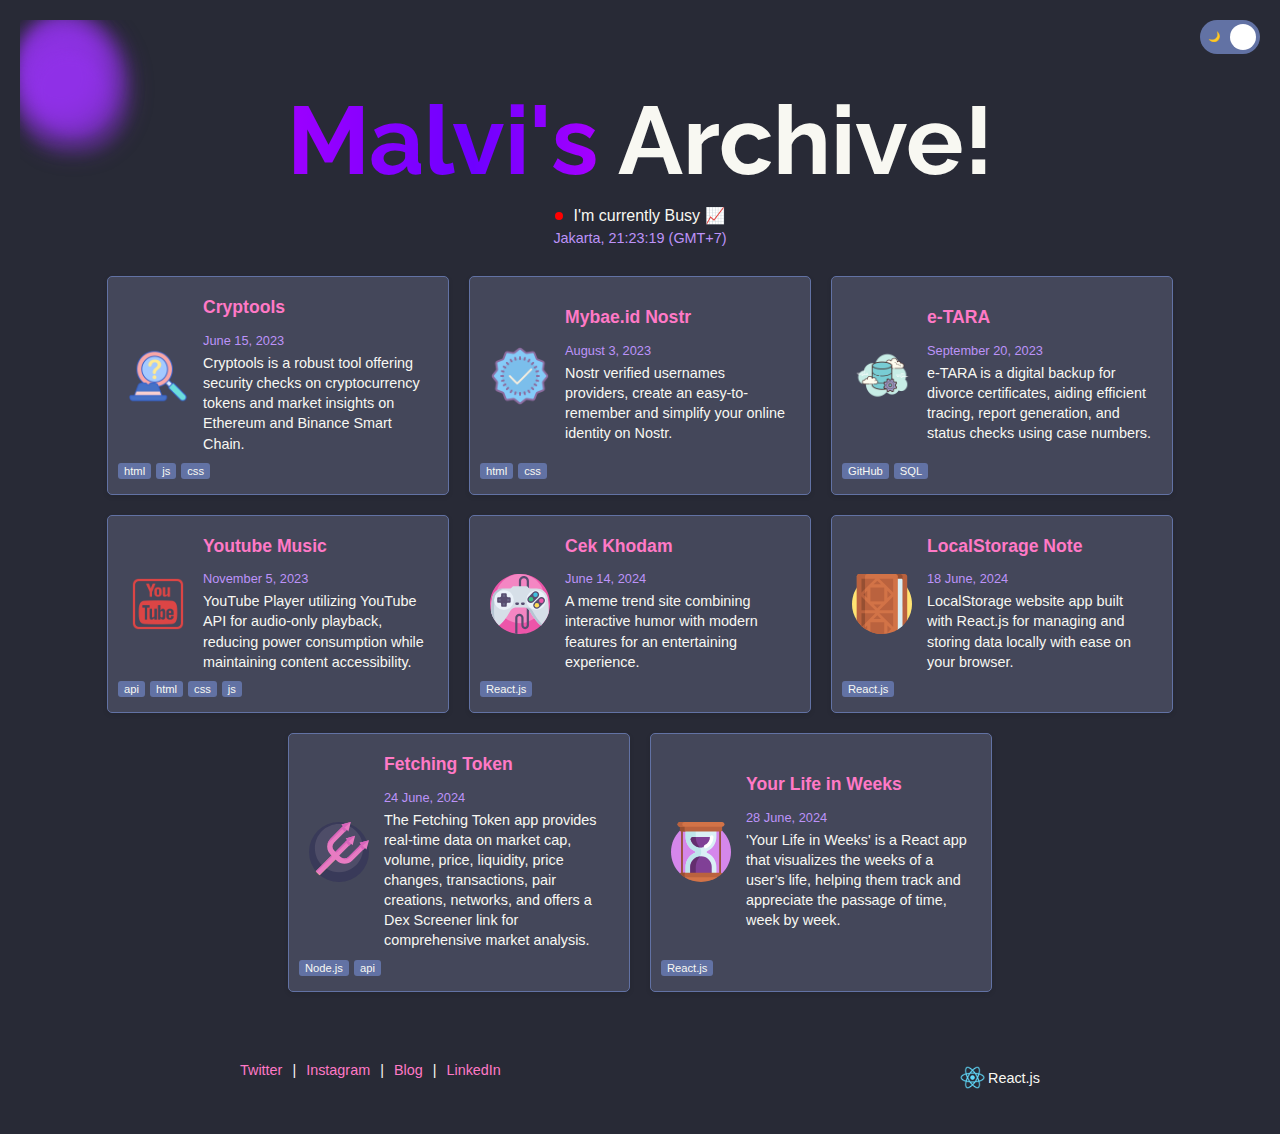
<file: index.html>
<!doctype html><html lang="en"><head><meta charset="utf-8"/><link rel="icon" href="/favicon.ico"/><meta name="viewport" content="width=device-width,initial-scale=1"/><meta name="theme-color" content="#000000"/><meta name="description" content="Web site created using create-react-app"/><link rel="apple-touch-icon" href="/logo192.png"/><link rel="manifest" href="/manifest.json"/><title>Malvi's Archive</title><script defer="defer" src="/static/js/main.d2130475.js"></script><link href="/static/css/main.fe28ed8f.css" rel="stylesheet"></head><body><noscript>You need to enable JavaScript to run this app.</noscript><div id="root"></div></body></html>
</file>
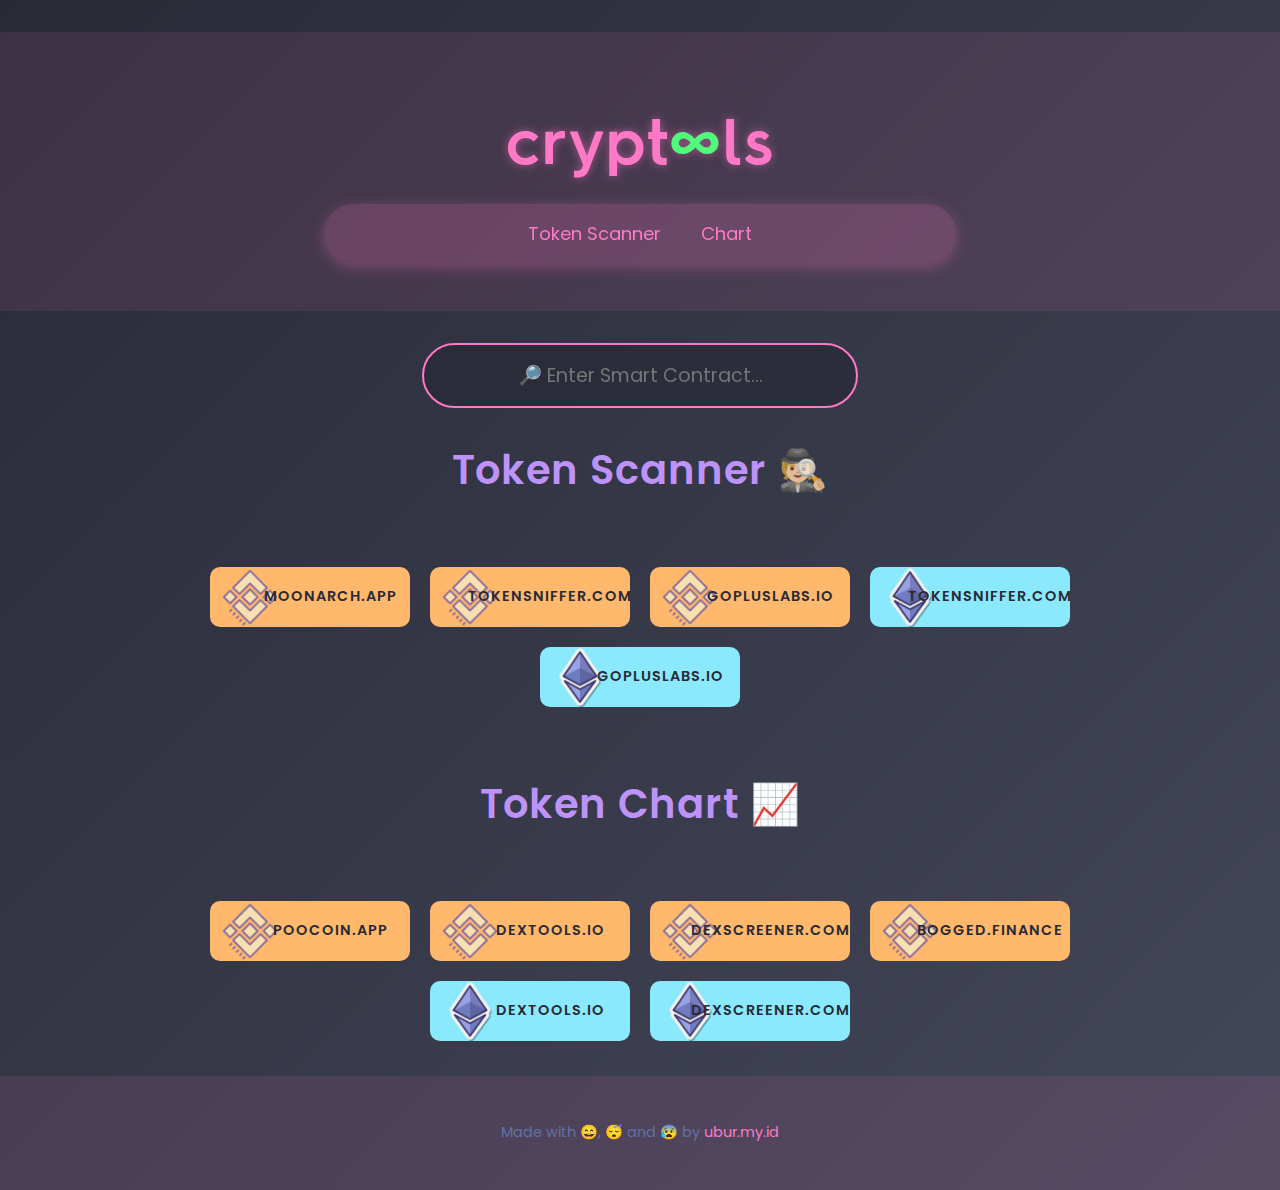
<file: cryptools/index.html>
<!DOCTYPE html>
<html lang="en">
  <head>
    <!-- Google tag (gtag.js) -->
    <script async src="https://www.googletagmanager.com/gtag/js?id=G-8E9XFQVFXX"></script>
    <script>
      window.dataLayer = window.dataLayer || [];
      function gtag(){dataLayer.push(arguments);}
      gtag('js', new Date());
      
      gtag('config', 'G-8E9XFQVFXX');
    </script>
    <meta charset="UTF-8">
    <title>CRYPTOOLS</title>
    <meta name="description" content="CRYPTOOLS is a tool for performing security checks on cryptocurrency tokens. Check the security of your token by entering its address.">
    <meta name="keywords" content="crypto security check, token crypto check, cryptocurrency, token, security, check">
    <meta name="author" content="coolskyz">
    <meta name="viewport" content="width=device-width, initial-scale=1.0">
    <link rel="stylesheet" type="text/css" href="style.css">
  </head>
  <body>
    <header>
      <h1>crypt<span class="infinity">∞</span>ls</h1>
      <nav>
        <ul>
          <li><a href="#token_scanner" class="nav-link">Token Scanner</a></li>
          <li><a href="#token_chart" class="nav-link">Chart</a></li>
        </ul>
      </nav>
    </header>
    <input type="text" name="token_address" id="token_address" required placeholder="🔎 Enter Smart Contract...">
    <h3 id="token_scanner" class="section-title">Token Scanner 🕵🏼</h3>
    <!-- Flex Container -->
    <div id="container-scanner">
      <div class="button" id="button-bsc" onclick="redirectTo('https://moonarch.app/token/')">
        <a href="#">moonarch.app</a>
      </div>
      <div class="button" id="button-bsc" onclick="redirectTo('https://tokensniffer.com/token/bsc/')">
        <a href="#">tokensniffer.com</a>
      </div>
      <div class="button" id="button-bsc" onclick="redirectTo('https://gopluslabs.io/token-security/56/')">
        <a href="#">Gopluslabs.io</a>
      </div>
      <div class="button" id="button-eth" onclick="redirectTo('https://tokensniffer.com/token/eth/')">
        <a href="#">tokensniffer.com</a>
      </div>
      <div class="button" id="button-eth" onclick="redirectTo('https://gopluslabs.io/token-security/1/')">
        <a href="#">gopluslabs.io</a>
      </div>
    </div>
    <h3 id="token_chart" class="section-title">Token Chart 📈</h3>
    <div id="container-chart">
      <div class="button" id="button-bsc" onclick="redirectTo('https://poocoin.app/tokens/')">
        <a href="#">poocoin.app</a>
      </div>
      <div class="button" id="button-bsc" onclick="redirectTo('https://www.dextools.io/app/en/bnb/pair-explorer/')">
        <a href="#">dextools.io</a>
      </div>
      <div class="button" id="button-bsc" onclick="redirectTo('https://dexscreener.com/bsc/')">
        <a href="#">dexscreener.com</a>
      </div>
      <div class="button" id="button-bsc" onclick="redirectTo('https://charts.bogged.finance/?c=bsc&t=')">
        <a href="#">bogged.finance</a>
      </div>
      <div class="button" id="button-eth" onclick="redirectTo('https://www.dextools.io/app/en/ether/pair-explorer/')">
        <a href="#">dextools.io</a>
      </div>
      <div class="button" id="button-eth" onclick="redirectTo('https://dexscreener.com/eth/')">
        <a href="#">dexscreener.com</a>
      </div>
    </div>
    <footer>
      <p>Made with 😄, 😴 and 😰 by <a href="https://www.ubur.my.id">ubur.my.id</a></p>
    </footer>
    <script src="cry-script.js"></script>
  </body>
</html>
</file>
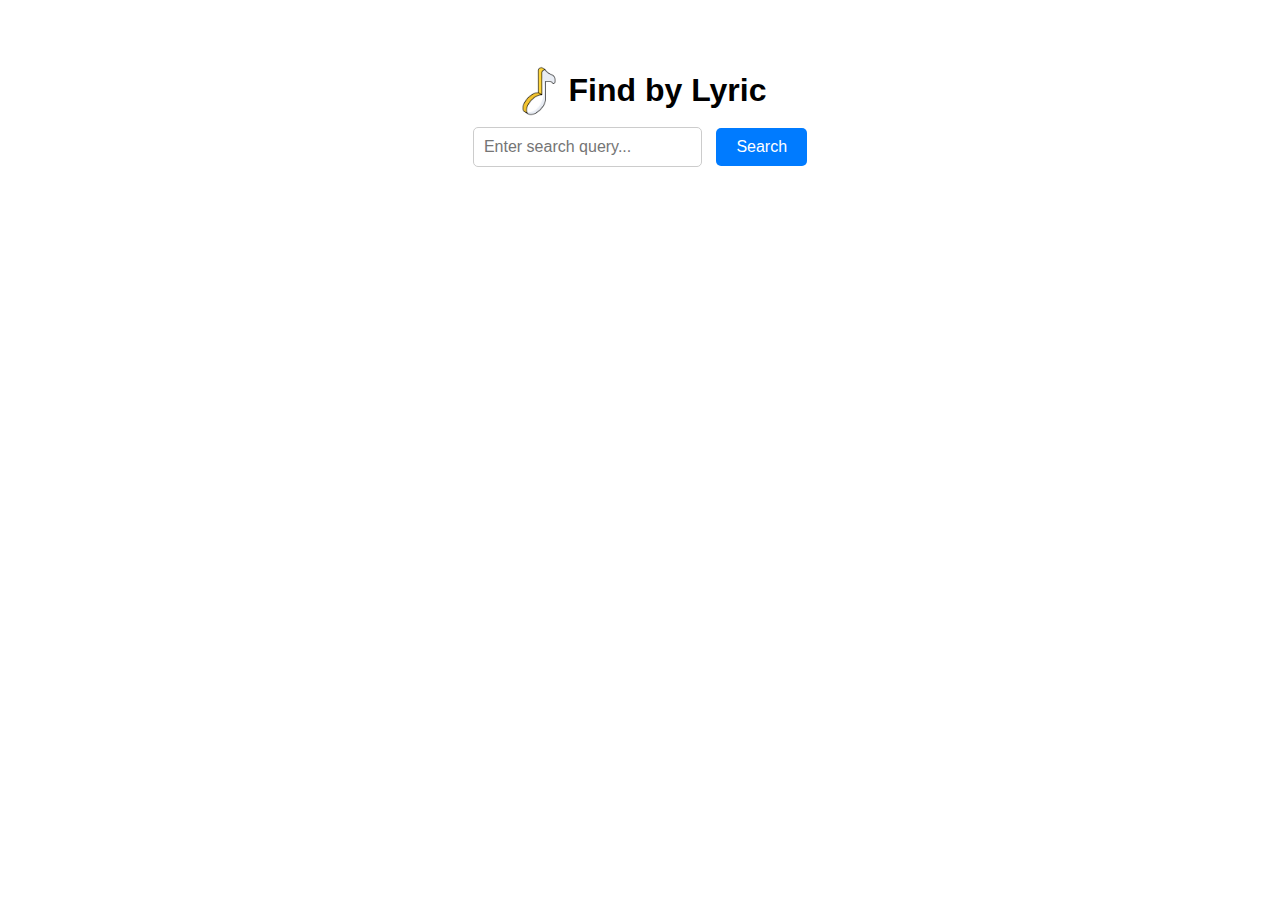
<file: lyric/index.html>
<!DOCTYPE html>
<html>
  <head>
    <meta charset="UTF-8">
    <title>YouTube Video Search</title>
    <link rel="stylesheet" type="text/css" href="style.css">
  </head>
  <body>
    <div class="container-head">
      <img src="icon-lyrics.png" alt="Lyrics">
      <h1>Find by Lyric</h1>
    </div>
    <div class="search-container">
      <form id="search-form">
        <input type="text" id="search-query" placeholder="Enter search query...">
        <button type="submit" id="search-button">Search</button>
      </form>
    </div>
    <div id="results-container"></div>
    <script src="youtube.js"></script>
  </body>
</html>
</file>
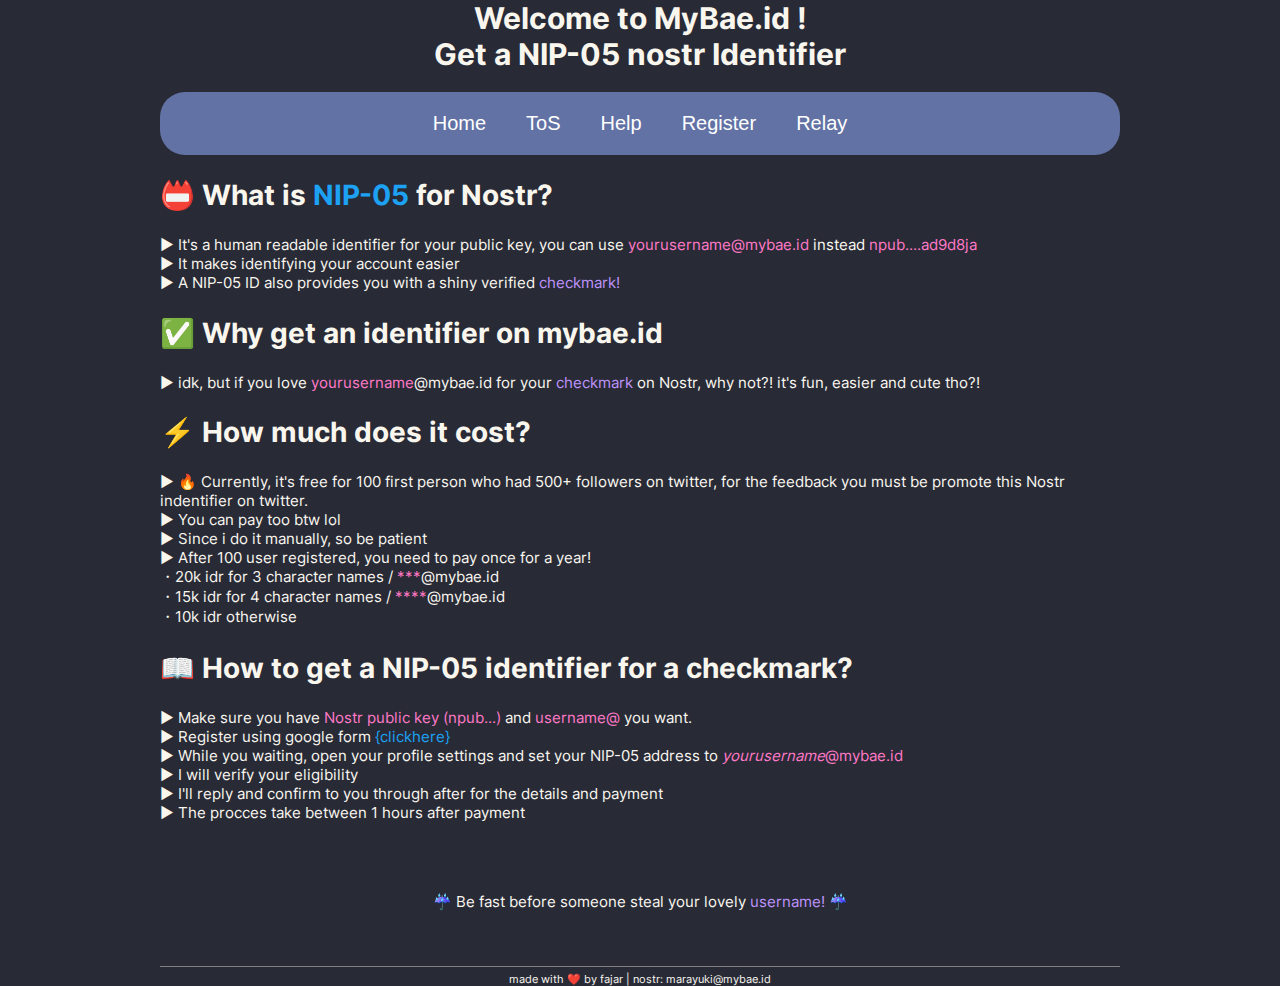
<file: nostr/index.html>
<!DOCTYPE html>
<html>
<head>
  <!-- Google tag (gtag.js) -->
  <script async src="https://www.googletagmanager.com/gtag/js?id=G-8E9XFQVFXX"></script>
  <script>
    window.dataLayer = window.dataLayer || [];
    function gtag(){dataLayer.push(arguments);}
    gtag('js', new Date());
    
    gtag('config', 'G-8E9XFQVFXX');
  </script>
  <link rel="stylesheet" type="text/css" href="style.css">
  <title>MyBae.id</title>
  <meta name="description" content="Get verified and secure usernames with MyBae.id - the trusted provider of Nostr verified usernames. Create an easy-to-remember username@mybae.id today and simplify your online identity.">
</head>
<body>
  <div class="container">
    <h1 style="text-align: center;">Welcome to MyBae.id !</h1>
    <h1 style="text-align: center;">Get a NIP-05 nostr Identifier</h1><br>
    <div class="header">
      <nav>
        <ul>
          <li><a href="#">Home</a></li>
          <li><a href="tos.txt" target="_blank">ToS</a></li>
          <li><a href="help.txt" target="_blank">Help</a></li>
          <li><a href="submit.html">Register</a></li>
          <li><a href="relay.txt" target="_blank">Relay</a></li>
        </ul>
      </nav>
    </div>
    <h2 style="text-align: left;">📛 What is <a href="https://github.com/nostr-protocol/nips/blob/master/05.md" target="_blank">NIP-05</a> for Nostr?</h2>
      <p style="text-align: left;">
        ► It's a human readable identifier for your public key, you can use <span class="red-text">yourusername@mybae.id</span> instead <span class="red-text">npub....ad9d8ja</span><br>
        ► It makes identifying your account easier<br>
        ► A NIP-05 ID also provides you with a shiny verified <span class="green-text">checkmark!</span><br>
      </p>
    <h2 style="text-align: left;">✅ Why get an identifier on mybae.id</h2>
    <p style="text-align: left;">
      ► idk, but if you love <span class="red-text">yourusername</span>@mybae.id for your <span class="green-text">checkmark</span> on Nostr,
      why not?! it's fun, easier and cute tho?!
    </p>
    <h2 style="text-align: left;">⚡️ How much does it cost?</h2>
    <p style="text-align: left;">
      ► 🔥 Currently, it's free for 100 first person who had 500+ followers on twitter,
      for the feedback you must be promote this Nostr indentifier on twitter.<br>
      ► You can pay too btw lol<br>
      ► Since i do it manually, so be patient<br>
      ► After 100 user registered, you need to pay once for a year!<br>
      ・20k idr for 3 character names / <span class="red-text">***</span>@mybae.id<br>
      ・15k idr for 4 character names / <span class="red-text">****</span>@mybae.id<br>
      ・10k idr otherwise
    </p>
    <h2 style="text-align: left;">📖 How to get a NIP-05 identifier for a checkmark?</h2>
    <p style="text-align: left;">
      ► Make sure you have <span class="red-text">Nostr public key (npub...)</span> and <span class="red-text">username@</span> you want.<br>
      ► Register using google form <a href="submit.html" target="_blank">{clickhere}</a><br>
      ► While you waiting, open your profile settings and set your NIP-05 address
      to <span class="red-text"><i>yourusername</i>@mybae.id</span><br>
      ► I will verify your eligibility<br>
      ► I'll reply and confirm to you through after for the details and payment<br>
      ► The procces take between 1 hours after payment
    </p><br><br>
    <p style="text-align: center;">☔️ Be fast before someone steal your lovely <span class="green-text">username!</span> ☔️</p><br><br>    
    <footer>
      made with ❤️ by fajar | nostr: marayuki@mybae.id
    </footer>
    </div>
  </body>
</html>
</file>
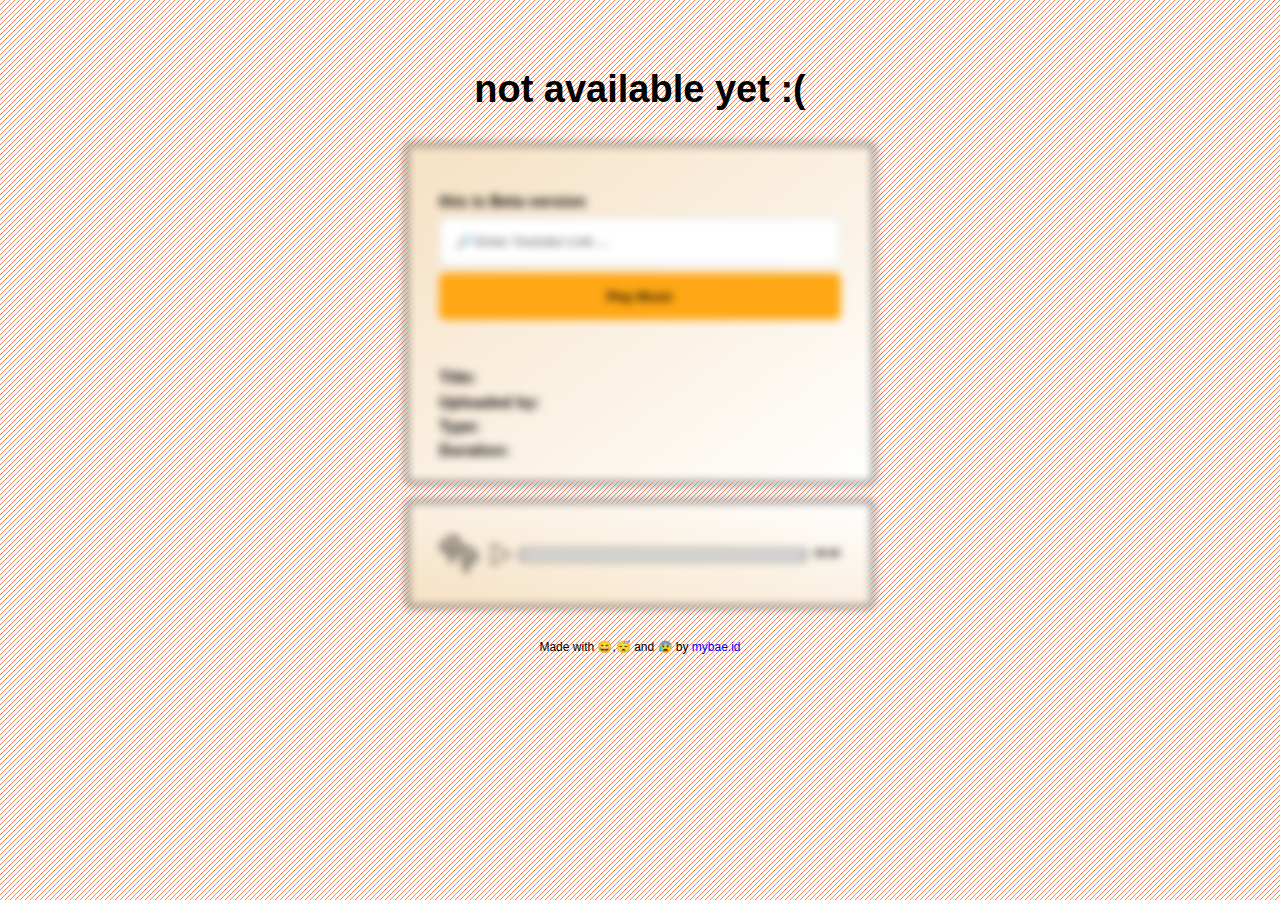
<file: player/index.html>
<!DOCTYPE html>
<html lang="en">
<head>
    <!-- Google tag (gtag.js) -->
    <script async src="https://www.googletagmanager.com/gtag/js?id=G-8E9XFQVFXX"></script>
    <script>
        window.dataLayer = window.dataLayer || [];
        function gtag(){dataLayer.push(arguments);}
        gtag('js', new Date());
        
        gtag('config', 'G-8E9XFQVFXX');
    </script>
    <meta charset="UTF-8">
    <title>Player - mybae.id</title>
<!--<meta name="viewport" content="width=device-width, initial-scale=1.0">-->
    <link rel="stylesheet" href="style.css">
    <meta name="description" content="YouTube Player App that utilizes the YouTube API to allow users to play only the audio from YouTube videos, helping to reduce power usage on their devices. With this app, you can listen to your favorite music or podcasts on YouTube without the need to keep your screen on or keep the video playing. This can help save your device's battery life and reduce power consumption. Our app also includes features such as displaying video details like title, duration, and type (live or recorded), and a progress bar for the audio. Give our YouTube Player App a try and enjoy your favorite YouTube content while saving on power usage.">
    <script src="https://www.youtube.com/iframe_api"></script>
</head>
    <h2>not available yet :(</h2>
<body>
    <!--Youtube-->
    <div id="player" style="display: none; visibility: hidden;"></div>
    <!--Player-->
        <div class="info">
        <p>this is Beta version</p>
        <input type="text" id="youtubeLink" name="youtubeLink" required placeholder="🔎 Enter Youtube Link ..."><br>
        <button type="button" onclick="changeVideo()">Play Music</button>
        <div>
            <p>Title: <span id="videoTitle"></span></p>
            <p>Uploaded by: <span id="uploaderName"></span></p>
            <p>Type: <span id="videoType"></span></p>
            <p>Duration: <span id="videoDuration"></span></p>
        </div>
    </div>
    <div class="audio-player">
        <div class="player-controls">
            <div id="radioIcon"></div>
            <button id="playAudio"></button>
            <div id="seekObjContainer">
                <div id="seekObj">
                    <div id="percentage"></div>
                </div>
            </div>
            <p><small id="currentTime">00:00</small></p>
        </div>
    </div>   <footer>
        <p>Made with 😄,😴 and 😰 by <a href="https://www.mybae.id">mybae.id</a></p>
    </footer>
    <script src="music.js"></script>
</body>
</html>
</file>
<file: static/css/main.fe28ed8f.css>
@import url(https://fonts.googleapis.com/css2?family=Raleway:wght@400;700&display=swap);body{-webkit-font-smoothing:antialiased;-moz-osx-font-smoothing:grayscale;font-family:-apple-system,BlinkMacSystemFont,Segoe UI,Roboto,Oxygen,Ubuntu,Cantarell,Fira Sans,Droid Sans,Helvetica Neue,sans-serif}code{font-family:source-code-pro,Menlo,Monaco,Consolas,Courier New,monospace}:root{--bg-color:#282a36;--text-color:#f8f8f2;--link-color:#ff79c6;--project-bg:#44475a;--project-border:#6272a4;--time-color:#bd93f9;--pulse-color:#ff0000b3}.light-mode{--bg-color:linear-gradient(to bottom right,#f5e6d3,#fff5e6);--text-color:#333;--link-color:#f55;--project-bg:#fff;--project-border:#ddd;--time-color:#666;--pulse-color:#000000b3}body{background:#282a36;background:var(--bg-color);color:#f8f8f2;color:var(--text-color);font-family:Arial,sans-serif;margin:0;min-height:100vh;padding:20px;transition:background-color .3s ease}.container{margin:0 auto;max-width:800px}a{color:#ff79c6;color:var(--link-color);margin-bottom:1rem;text-decoration:none}h1{font-size:6rem;font-weight:700;margin-bottom:10px;text-align:center}.gradient-text,h1{font-family:Raleway,sans-serif}.gradient-text{animation:gradient-animation 4s ease infinite;background-clip:text;-webkit-background-clip:text;background-image:linear-gradient(90deg,#9d00ff,#6e00ff,#c200ff,#b300fc,#d10eff,#e029ff);background-size:300% 300%;color:#0000}@keyframes gradient-animation{0%{background-position:0 50%}50%{background-position:85% 50%}to{background-position:0 50%}}.gradient-text,.light-mode .gradient-text{text-shadow:none}.status-container{margin-bottom:30px;text-align:center}.status-row{align-items:center;display:flex;justify-content:center;margin-bottom:5px}.dot{animation:pulse 1s infinite;border-radius:50%;display:inline-block;height:8px;margin-right:10px;width:8px}.time{color:#bd93f9;color:var(--time-color);font-size:.9em}.projects{display:flex;flex-wrap:wrap;gap:20px;justify-content:center}.project{align-items:center;background-color:#44475a;background-color:var(--project-bg);border:1px solid #6272a4;border:1px solid var(--project-border);border-radius:5px;box-shadow:0 2px 5px #0000001a;display:flex;padding:20px 20px 40px;transition:transform .3s ease;width:300px}.project:hover{transform:translateY(-5px)}.project img{height:60px;margin-right:15px;object-fit:cover;width:60px}.project-info h2{font-size:1.1em;margin-top:0}.project-info .date{color:#bd93f9;color:var(--time-color);font-size:.8em;margin-bottom:5px}.project-info p{font-size:.9em;line-height:1.4;margin:0}@keyframes pulse{0%{box-shadow:0 0 0 0 #ff0000b3;box-shadow:0 0 0 0 var(--pulse-color);transform:scale(.95)}70%{box-shadow:0 0 0 10px #0000;transform:scale(1)}to{box-shadow:0 0 0 0 #0000;transform:scale(.95)}}@media (max-width:600px){.project{width:100%}}.theme-switch-wrapper{align-items:center;display:flex;position:fixed;right:20px;top:20px;z-index:1000}.theme-switch{display:inline-block;height:34px;position:relative;width:60px}.theme-switch input{display:none}.slider{background-color:#ccc;border-radius:34px;bottom:0;cursor:pointer;left:0;right:0;top:0}.slider,.slider:before{position:absolute;transition:.4s}.slider:before{background-color:#fff;border-radius:50%;bottom:4px;content:"";height:26px;left:4px;width:26px}input:checked+.slider{background-color:#6272a4}input:checked+.slider:before{transform:translateX(26px)}.slider:after{color:#333;content:"☀️";display:block;font-family:Verdana,sans-serif;font-size:10px;position:absolute;right:8px;top:11px}input:checked+.slider:after{content:"🌙";left:8px}footer{font-size:.9em;margin-top:50px;padding:20px 0;text-align:center}.footer-content{align-items:center;display:flex;justify-content:space-between;margin:0 auto;max-width:800px}.footer-links{display:flex;gap:10px}.footer-logo{align-items:center;display:flex;gap:3px}.react-logo{animation:react-spin 3s linear infinite;height:25px;width:25px}@keyframes react-spin{0%{transform:rotate(0deg)}to{transform:rotate(1turn)}}@media (max-width:600px){.footer-content{flex-direction:column;gap:20px}.footer-links{flex-wrap:wrap;justify-content:center}}.app-container{min-height:100vh;overflow:hidden;position:relative}.jellyfish-container{bottom:0;left:0;pointer-events:none;position:absolute;right:0;top:0}.jellyfish{background:#9333ea4d;border-radius:70% 70% 60% 60%;box-shadow:0 0 20px #9333ea80;filter:blur(5px);position:absolute;transform-origin:center center}.jellyfish:after,.jellyfish:before{background:#9333ea33;border-radius:50%;content:"";position:absolute}.jellyfish:before{height:80%;left:5%;top:10%;width:90%}.jellyfish:after{height:60%;left:15%;top:30%;width:70%}.jellyfish:first-child{height:12vmin;width:10vmin}.jellyfish:nth-child(2){height:9.6vmin;width:8vmin}.jellyfish:nth-child(3){height:14.4vmin;width:12vmin}.jellyfish:nth-child(4){height:10.8vmin;width:9vmin}.jellyfish:nth-child(5){height:13.2vmin;width:11vmin}@keyframes swim{0%{transform:translate(calc(-100% - 100px),calc(100% + 100px)) rotate(0deg)}to{transform:translate(calc(100% + 100px),calc(-100% - 100px)) rotate(1turn)}}.content-container{position:relative;z-index:1}.project{position:relative}.tech-tags{bottom:10px;display:flex;flex-wrap:wrap;gap:5px;left:10px;position:absolute;right:10px}.tech-tag{background-color:#6272a4;background-color:var(--tag-bg-color);border-radius:3px;color:#f8f8f2;color:var(--tag-text-color);font-size:.7em;margin-bottom:5px;padding:2px 6px}:root{--tag-bg-color:#6272a4;--tag-text-color:#f8f8f2}.light-mode{--tag-bg-color:#bd93f9;--tag-text-color:#282a36}
/*# sourceMappingURL=main.fe28ed8f.css.map*/
</file>
<file: cryptools/style.css>
@import url('https://fonts.googleapis.com/css2?family=Poppins:wght@300;400;600&display=swap');

@font-face {
  font-family: 'HurmeFont';
  src: url('fonts/HurmeGeometricSans2SemiBold.woff2') format('opentype');
}

body {
  margin: 0;
  background: linear-gradient(135deg, #282a36, #44475a); /* Enhanced gradient background */
  font-family: 'Poppins', sans-serif;
  color: #f8f8f2; /* Dracula foreground */
  min-height: 100vh;
}

header {
  padding: 2rem 0;
  text-align: center;
  background-color: rgba(255, 121, 198, 0.1); /* Dracula pink with low opacity */
}

nav {
  background-color: rgba(255, 121, 198, 0.2); /* Dracula pink with low opacity */
  backdrop-filter: blur(10px);
  border-radius: 50px;
  padding: 1rem;
  margin: 1rem auto;
  max-width: 600px;
  box-shadow: 0 4px 15px rgba(255, 121, 198, 0.3); /* Dracula pink shadow */
}

nav ul {
  list-style-type: none;
  margin: 0;
  padding: 0;
  display: flex;
  justify-content: center;
}

nav li {
  margin: 0 20px;
}

.nav-link {
  color: #ff79c6; /* Dracula pink */
  text-decoration: none;
  font-size: 18px;
  transition: all 0.3s ease;
}

.nav-link:hover {
  color: #8be9fd; /* Dracula cyan */
  text-shadow: 0 0 5px rgba(139, 233, 253, 0.5); /* Glow effect */
}

h1 {
  font-family: 'HurmeFont', sans-serif;
  font-size: 4rem;
  text-align: center;
  color: #ff79c6; /* Dracula pink */
  letter-spacing: 2px;
  margin-bottom: 1rem;
  text-shadow: 0 0 10px rgba(255, 121, 198, 0.5); /* Glow effect */
}

.infinity {
  color: #50fa7b; /* Dracula green for contrast */
}

.section-title {
  font-size: 2.5em;
  text-align: center;
  font-weight: 600;
  letter-spacing: 1px;
  margin: 2rem 0;
  color: #bd93f9; /* Dracula purple */
}

input {
  display: block;
  font-family: 'Poppins', sans-serif;
  text-align: center;
  margin: 2rem auto;
  padding: 1rem;
  border-radius: 50px;
  border: 2px solid #ff79c6; /* Dracula pink border */
  font-size: 1.2rem;
  width: 100%;
  max-width: 400px;
  background-color: rgba(40, 42, 54, 0.7); /* Dracula background with opacity */
  color: #f8f8f2; /* Dracula foreground */
  backdrop-filter: blur(10px);
  transition: all 0.3s ease;
}

input:focus {
  outline: none;
  box-shadow: 0 0 20px rgba(255, 121, 198, 0.5); /* Dracula pink glow */
}

#container-scanner, #container-chart {
  width: 100%;
  margin: 0 auto;
  padding: 25px 0;
  display: flex;
  flex-wrap: wrap;
  justify-content: center;
}

.button {
  position: relative;
  display: inline-flex;
  height: 60px;
  width: 200px;
  margin: 10px;
  text-decoration: none;
  font-size: 0.9em;
  letter-spacing: 1px;
  align-items: center;
  justify-content: center;
  overflow: hidden;
  border-radius: 10px;
  cursor: pointer;
  transition: all 0.3s ease;
  background-size: contain;
  background-repeat: no-repeat;
  background-position: 10px center;
}

#button-bsc {
  background-color: #ffb86c; /* Dracula orange */
  background-image: url(img/binance_thumb.png);
}

#button-eth {
  background-color: #8be9fd; /* Dracula cyan */
  background-image: url(img/eth_thumb.png);
}

.button a {
  position: relative;
  color: #282a36; /* Dracula background */
  font-weight: 600;
  text-decoration: none;
  text-transform: uppercase;
  transition: all 0.3s ease;
  padding-left: 40px;
}

.button:hover {
  transform: translateY(-3px);
  box-shadow: 0 4px 15px rgba(255, 121, 198, 0.5); /* Dracula pink glow */
}

footer {
  text-align: center;
  padding: 2rem 0;
  font-size: 0.9rem;
  color: #6272a4; /* Dracula comment */
  background-color: rgba(255, 121, 198, 0.1); /* Dracula pink with low opacity */
}

footer a {
  color: #ff79c6; /* Dracula pink */
  text-decoration: none;
}

footer a:hover {
  text-decoration: underline;
  color: #bd93f9; /* Dracula purple */
}

@media screen and (min-width: 1000px) {
  body {
    padding-top: 2rem;
  }
  #container-chart, #container-scanner {
    width: 80%;
    max-width: 1200px;
  }
}
</file>
<file: lyric/style.css>
body {
  font-family: "Apple System", sans-serif;
  font-size: 16px;
}

.container-head {
  display: flex;
  align-items: center;
  justify-content: center;
}

img {
  margin-right: 5px;
  max-width: 50px;
  margin-top: 2rem;
  margin-bottom: -4rem;
}

h1 {
/*margin: 0;*/
  margin-top: 4rem;
  margin-bottom: -2rem;
}

.search-container {
  display: flex;
  align-items: center;
  justify-content: center;
  margin-top: 50px;
}

#search-query {
  padding: 10px;
  margin-right: 10px;
  font-size: 16px;
  border-radius: 5px;
  border: 1px solid #ccc;
}

#search-button {
  padding: 10px 20px;
  font-size: 16px;
  border-radius: 5px;
  border: none;
  background-color: #007bff;
  color: #fff;
  cursor: pointer;
}

#result-container {
  color: black;
  margin: 20px auto; /* center the box horizontally */
    padding: 20px;
    background-color: #f5f5f5;
    border-radius: 10px;
    box-shadow: 0px 0px 10px rgba(0, 0, 0, 0.2);
    width: 400px; 
  }

#result-container a {
  color: black;
  display: block;
  margin: 10px auto;
  width: 700px;
  text-decoration: none;
  text-decoration-style: wavy;
  text-decoration-color: red;
}

#result-container a:hover {
  text-decoration: underline;
  text-decoration-style: wavy;
  text-decoration-color: red;
}

#result-container p {
  font-size: 16px;
/*color: #555;*/
  margin: 0;
  margin-bottom: 10px;
  text-decoration: underline;
  text-decoration-style: wavy;
  text-decoration-color: red;
}

#result-container br {
  display: none;
}

@media (max-width: 600px) {
  #result-container {
    padding: 10px;
    border-radius: 10px;
    box-shadow: 0px 0px 10px rgba(0, 0, 0, 0.2);
    background-color: #f5f5f5;
  }
</file>
<file: nostr/style.css>
.header {
  display: flex;
  justify-content: center;
  align-items: center;
  background-color: #6272a4;
  padding: 10px 20px;
  border-radius: 25px;
}
@font-face {
  font-family: "Inter Regular";
  src: url("./fonts/Inter-Regular.ttf") format("truetype");
  font-weight: normal;
  font-style: normal;
}

@font-face {
  font-family: "Inter Bold";
  src: url("./fonts/static/Inter-Bold.ttf") format("truetype");
  font-weight: bold;
  font-style: normal;
}

body {  
  width: 75%;
  text-align: center;
  text-justify: inter-word;
  margin: 0 auto;
  background-color: #282a36;
  color: black;
  font-family: "Inter Regular", sans-serif;
}

.red-text {
  color: #ff79c6;
}

.green-text {
  color: #bd93f9;
}

.pink-text {
  font-family: "Inter Regular";
  font-size: 21px;
  color: #bd93f9;
}

.footer-text {
  font-family: "Inter Regular";
  font-size: 10px;
  color: #ff79c6;
}

h1 {
  font-family: "Inter Bold";
  color: #F9F6EE;
  margin: 0; /* remove the default margin */
  font-size: 30px;
}
h2 {
  font-family: "Inter Bold";
  color: #F9F6EE;
  font-size: 28px;
}
nav ul {
  display: flex;
  list-style: none;
  margin: 0;
  padding: 0;
  justify-content: center;
}
nav a {
  color: white;
  display: block;
  padding: 10px 20px;
  text-decoration: none;
  font-family: Arial, sans-serif;
  font-size: 20px;
  text-align: center;
  height: 100%;
}

nav a:hover {
  background-color: #ff79c6;
  height: 55%;
}
p {
  color: #F9F6EE;
  text-align: justify;
  font-family: 'Inter Regular', monospace;
  font-size: 15px;
}
a {
  color: #1DA1F2; /* or any other color of your choice */
  text-decoration: none;
}
footer {
  color: #F9F6EE;
  text-align: center;
  font-size: 11px;
  border-top: 1px solid gray; /* add this line */
  padding-top: 5px; /* add some padding for visual separation */
}
</file>
<file: player/style.css>
body {
    font-family: sans-serif, serif;
    font-size: 13px;
    box-sizing: border-box;
    font-weight: bold;
    background-size: 5px 5px;
    background-image: linear-gradient(-45deg, rgba(0, 0, 0, 0) 46%, coral 49%, coral 51%, rgba(0, 0, 0, 0) 55%);
/*  background-repeat: no-repeat;*/
/*  background-image: url("./img/bg.jpeg");*/
/*  background-size: cover;*/
    padding-top: 60px;
}

.audio-player {
    filter: blur(4px);
    font-size: 13px;
    font-weight: bold;
    background: linear-gradient(to left bottom, #ffffff, #F6E1C3);
/*  background: transparent;*/
/*  backdrop-filter: blur(10px);*/
    border-radius: 5px;
    width: 400px;
    padding: 2rem;
    margin: auto;
    border: 2px solid black;
}
.audio-player .player-controls {
    position: relative;
    display: flex;
    justify-content: space-between;
    align-items: center;
}
.audio-player #radioIcon {
    width: 40px;
    height: 40px;
    background: url("img/airpods-pro.png") no-repeat center;
    background-size: contain;
    margin-right: 0.5rem;
}
.audio-player #playAudio {
    -webkit-appearance: none;
    outline: none;
    cursor: pointer;
    border: none;
    width: 30px;
    height: 30px;
    background: url("img/play.png") no-repeat center;
    background-size: contain;
}
.audio-player #playAudio.pause {
    background: url("img/pause.png") no-repeat center;
    background-size: contain;
}
.audio-player p {
    margin: 0 0 0 5px;
    line-height: 1;
    display: inline-flex;
}
.audio-player p small {
    font-size: 10px;
}
.audio-player #seekObjContainer {
    position: relative;
    width: 300px;
    margin: 0 5px;
    height: 10px;
}
.audio-player #seekObjContainer #seekObj {
    position: relative;
    width: 100%;
    height: 100%;
    background-color: #e3e3e3;
    border: 1px solid black;
}
.audio-player #seekObjContainer #seekObj #percentage {
    position: absolute;
    left: 0;
    top: 0;
    height: 100%;
    background-color: coral;
}

.info {
    filter: blur(4px);
    font-family: sans-serif, serif;
    font-size: 13px;
    box-sizing: border-box;
    font-weight: bold;
    width: 470px;
    margin: auto;
/*  background: transparent;*/
/*  backdrop-filter: blur(10px);*/
    background: linear-gradient(to left top, #ffffff, #F6E1C3);
    border: 2px solid black;
    border-radius: 5px;
    display: flex;
    flex-direction: column;
    padding: 2rem;
    margin-top: 3rem;
    margin-bottom: 1rem;
}

.info input[type="text"] {
    font-size: 13px;
    font-weight: bold;
    margin: left;
    margin-top: 1rem;
    margin-bottom: 1rem;
    padding: 1rem;
    border: 1px solid #ccc;
    border-radius: 6px;
    box-sizing: border-box;
}

.info button {
    font-size: 13px;
    font-weight: bold;
    margin-top: -1.5rem;
    margin-bottom: 2rem;
    background-color: #ffa714;
    color: black;
    padding: 1rem;
    border: none;
    border-radius: 6px;
    cursor: pointer;
}

.info button:hover {
    background-color: #f97300;
}

.info #videoTitle {
    font-size: 17px;
    margin-bottom: 10px;
}

h2 {
    margin: 0;
    margin-bottom: -1rem;
    font-size: 38px;
    text-align: center;
}

.info label {
    margin-top: 2rem;
    font-size: 16px;
    margin: left;
}

.info p {
    color: black;
    font-size: 16px;
    margin: left;
    margin-bottom: -10px;
}

.info #videoType {
    align-items: flex-start;
    font-weight: bold;
    color: red;
}

.info #videoDuration {
    align-items: flex-start;
    font-weight: bold;
    color: red;
}

a {
    text-decoration: none;
    color: inherit;
    color: blue;
}

/* Footer styles */
footer {
    color: black;
    margin-top: 2rem;
    font-size: 12px;
    font-weight: lighter;
    text-align: center;
}
</file>
